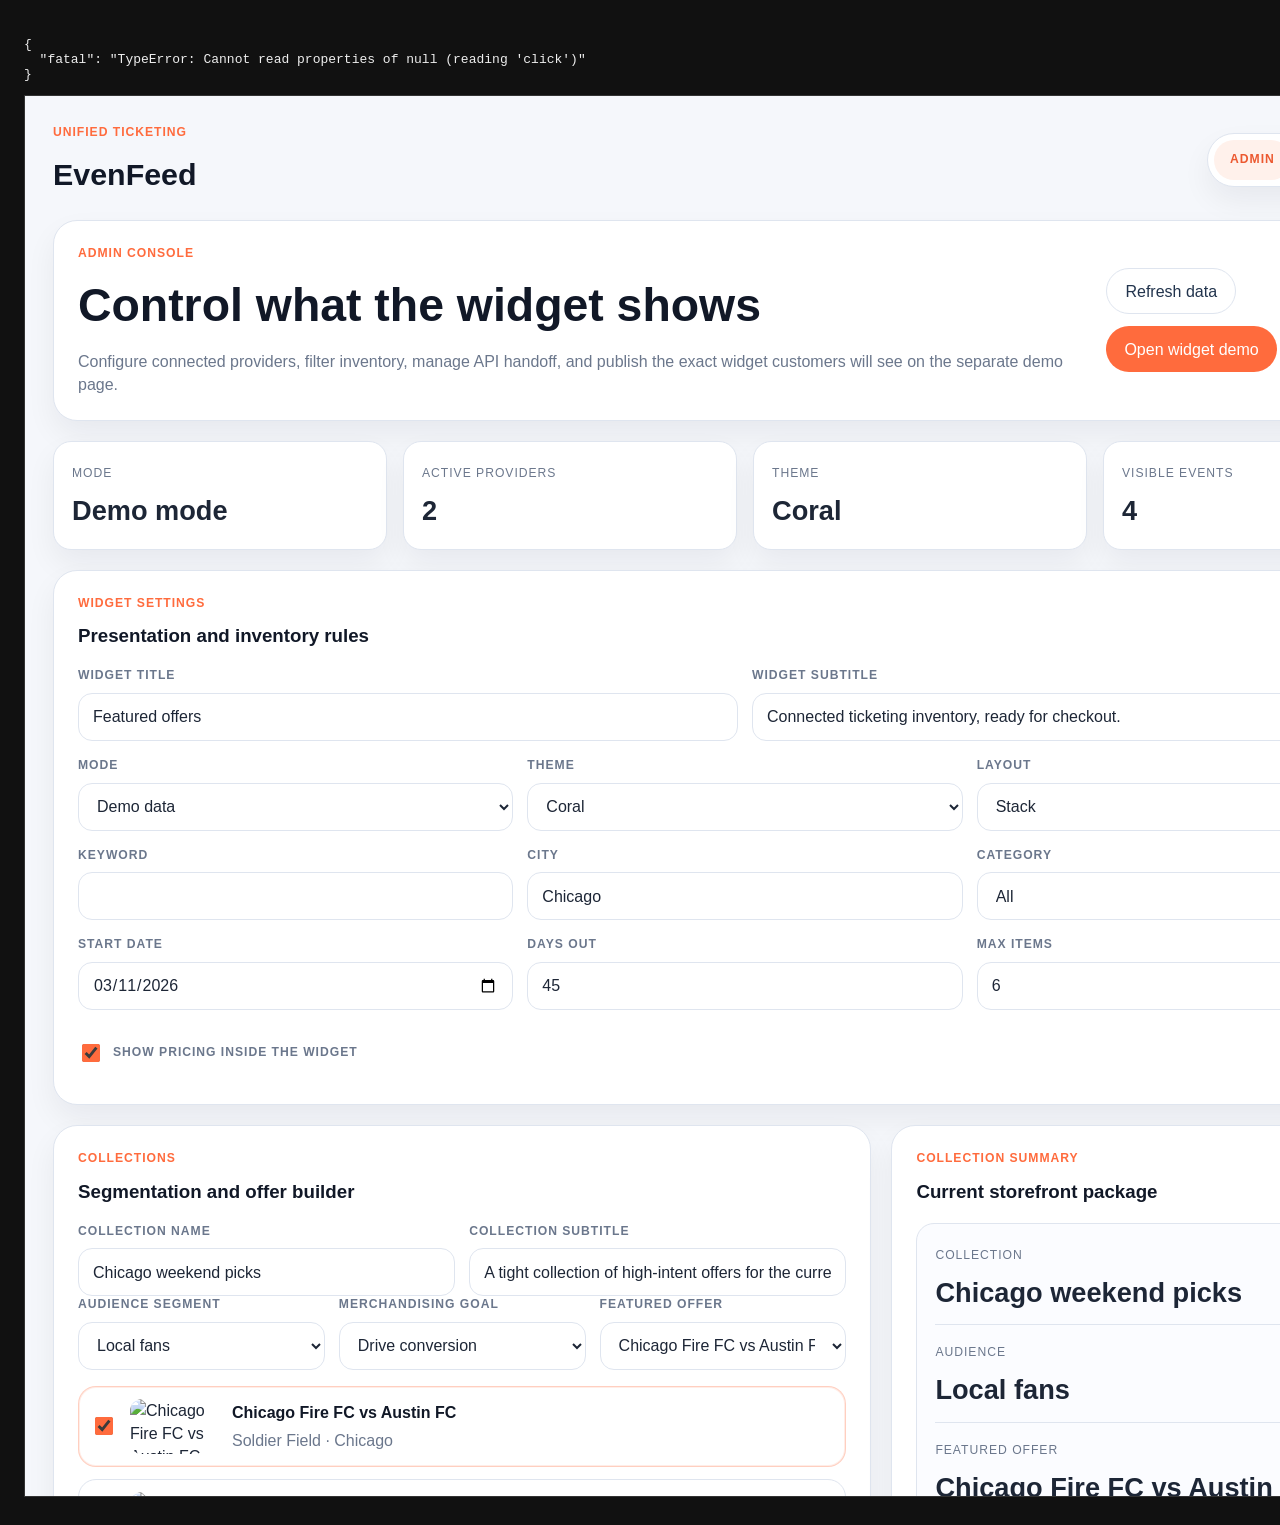
<file: interaction-test.html>
﻿<!DOCTYPE html>
<html lang="en">
<head>
  <meta charset="UTF-8">
  <title>LCARS Interaction Test</title>
  <style>
    body { font-family: Consolas, monospace; background: #111; color: #eee; padding: 16px; }
    iframe { width: 1440px; height: 1400px; border: 1px solid #333; }
  </style>
</head>
<body>
  <pre id="results">running...</pre>
  <iframe id="app" src="index.html"></iframe>
  <script>
    const wait = (ms) => new Promise((resolve) => setTimeout(resolve, ms));

    async function run() {
      const frame = document.getElementById('app');
      if (!(frame.contentDocument && frame.contentDocument.readyState === 'complete')) {
        await new Promise((resolve) => frame.addEventListener('load', resolve, { once: true }));
      }
      await wait(300);
      const doc = frame.contentDocument;
      const samples = [];
      const capture = (label) => {
        samples.push({
          label,
          firingCount: doc.querySelectorAll('.is-firing').length,
          switching: doc.getElementById('stage-display')?.classList.contains('is-switching'),
          activeStations: Array.from(doc.querySelectorAll('.station-button.is-active')).map((el) => el.textContent.trim()),
          lastCommand: doc.getElementById('last-command')?.textContent?.trim(),
        });
      };

      const scienceButton = doc.querySelector('.station-button[data-screen="science"]');
      scienceButton.click();
      capture('nav immediate');
      await wait(80);
      capture('nav 80ms');
      await wait(320);
      capture('nav settled');

      const sweepButton = doc.querySelector('.command-button[data-command="sensors.sweep"]');
      sweepButton.click();
      capture('command immediate');
      await wait(80);
      capture('command 80ms');
      await wait(500);
      capture('command settled');

      document.getElementById('results').textContent = JSON.stringify(samples, null, 2);
      document.title = 'LCARS Interaction Test Complete';
    }

    run().catch((error) => {
      document.getElementById('results').textContent = JSON.stringify({ fatal: String(error) }, null, 2);
      document.title = 'LCARS Interaction Test Failed';
    });
  </script>
</body>
</html>
</file>
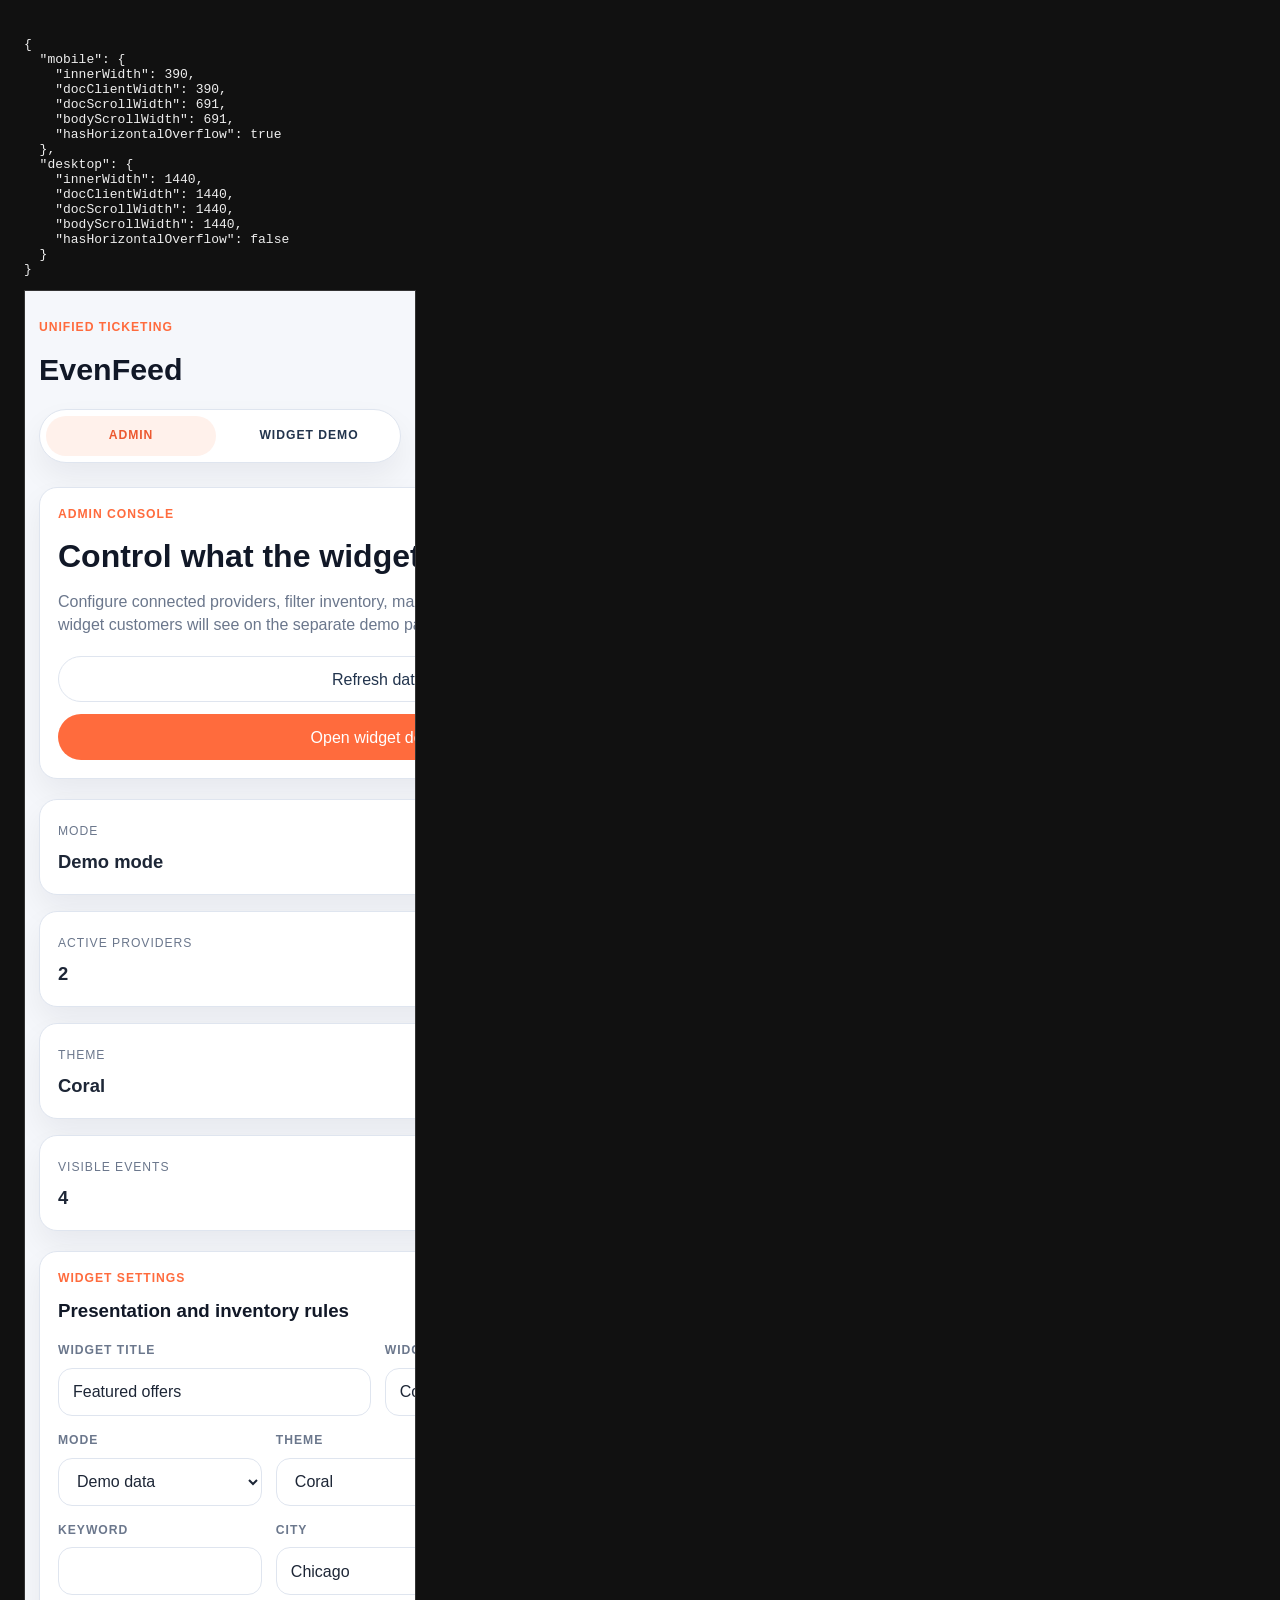
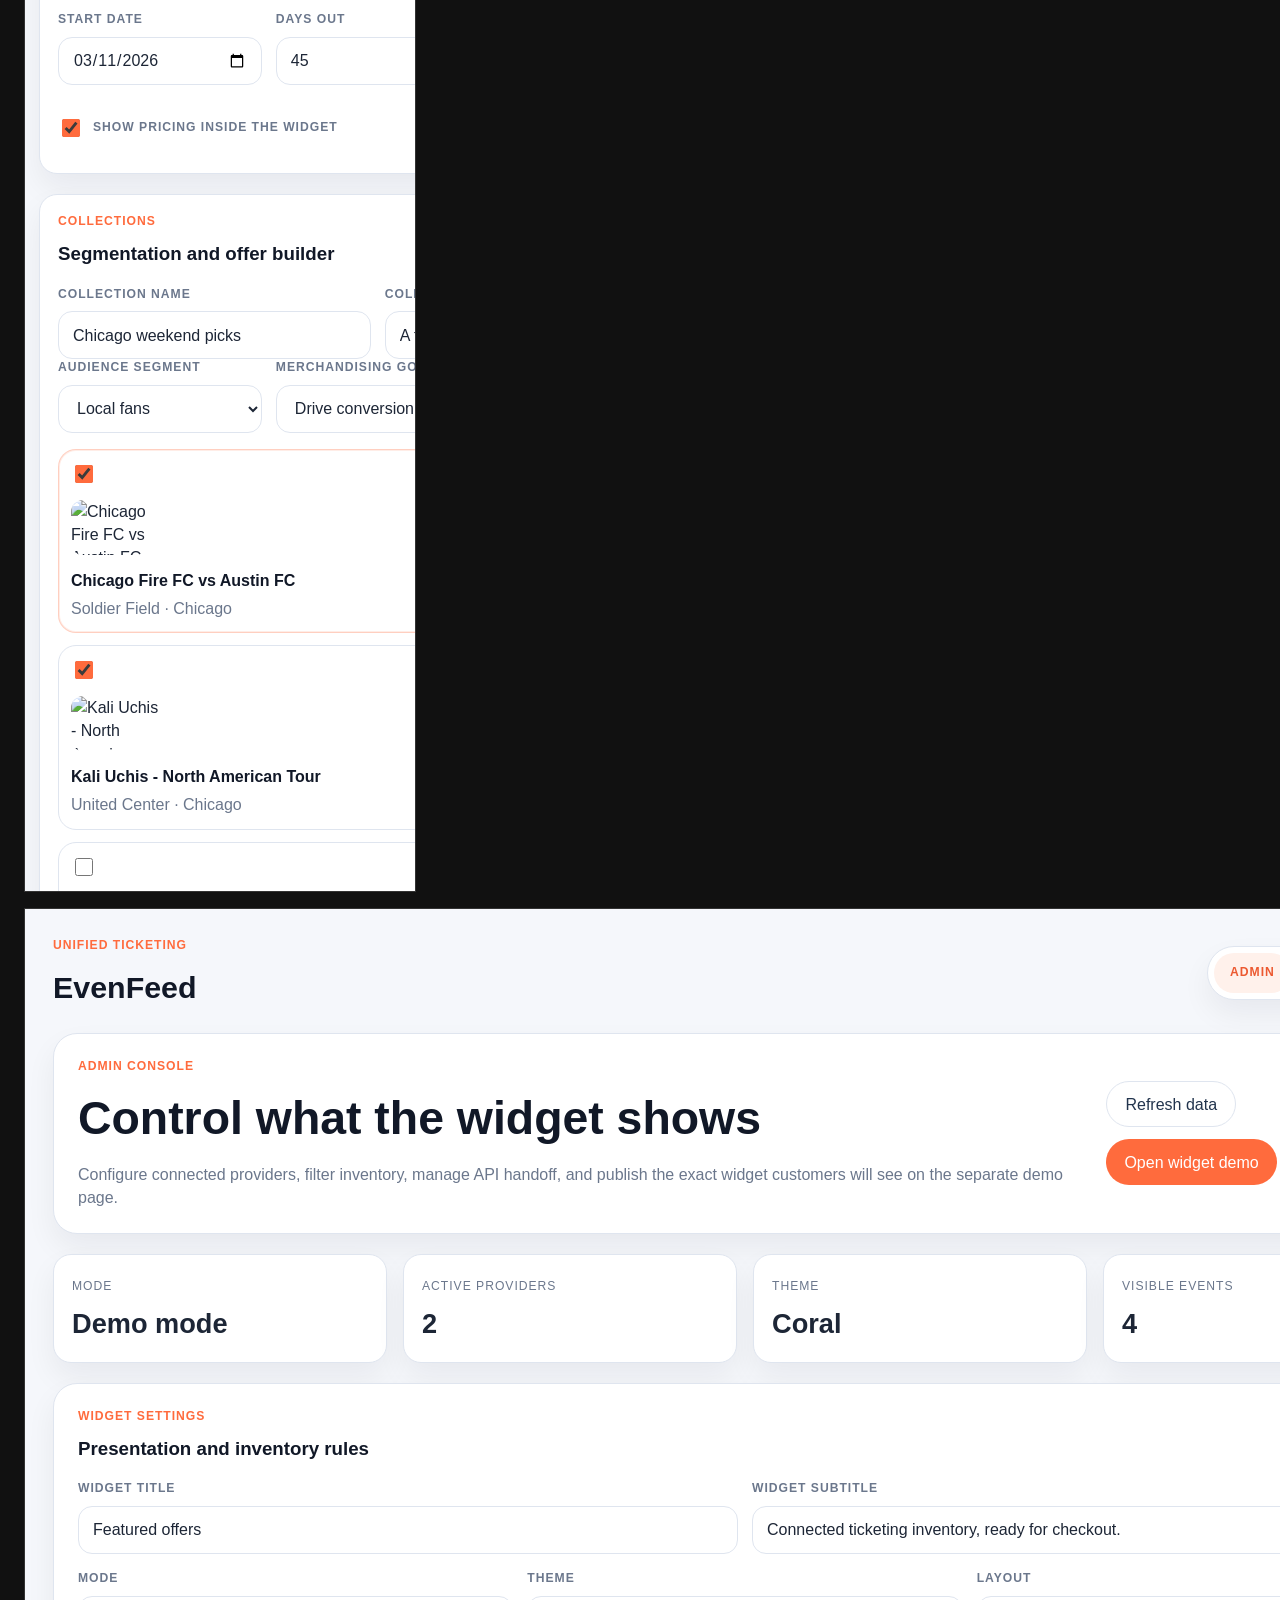
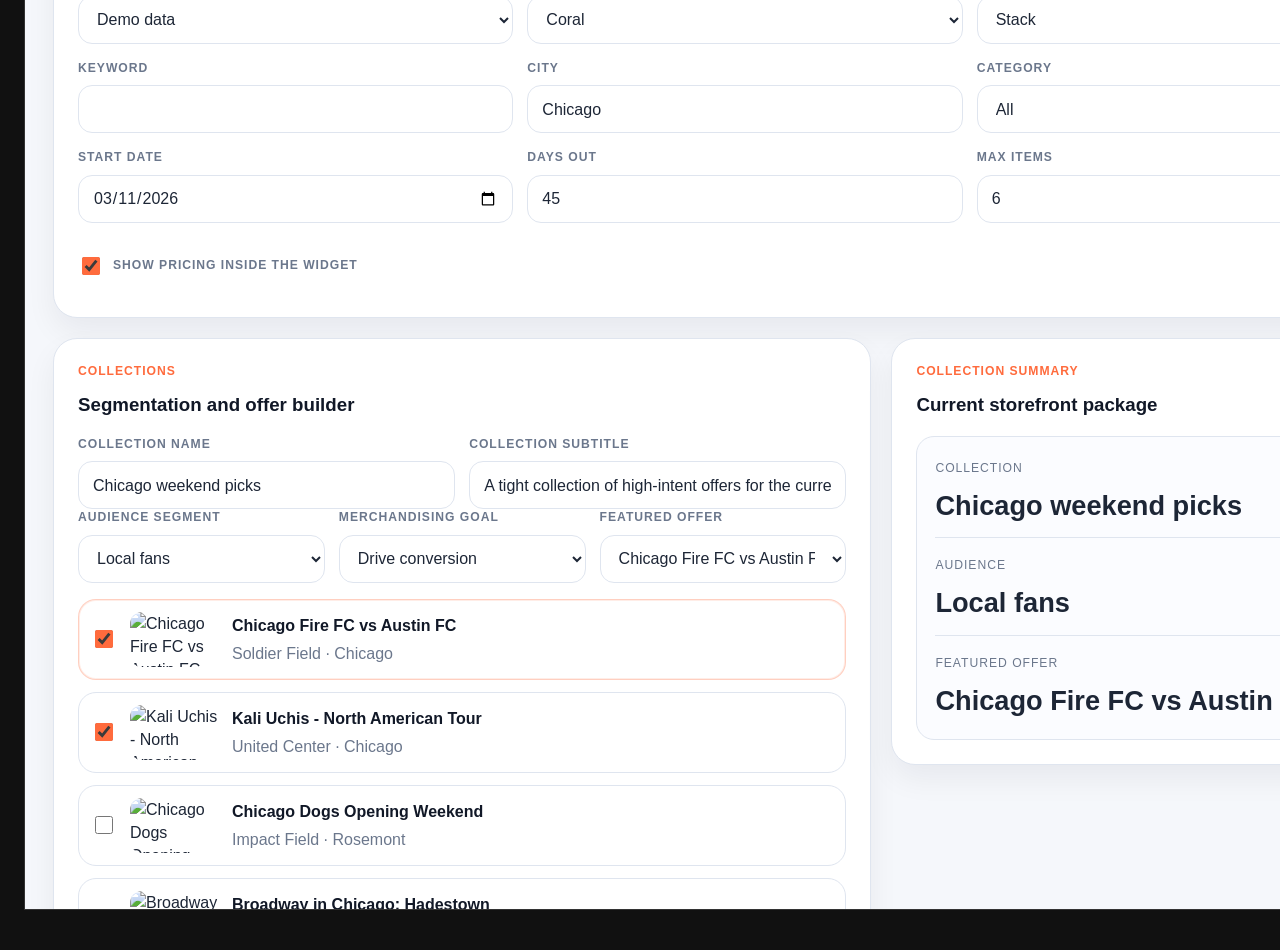
<file: responsive-test.html>
﻿<!DOCTYPE html>
<html lang="en">
<head>
  <meta charset="UTF-8">
  <title>LCARS Responsive Test</title>
  <style>
    body { font-family: Consolas, monospace; background: #111; color: #eee; padding: 16px; }
    iframe { border: 1px solid #333; display: block; margin-bottom: 16px; }
  </style>
</head>
<body>
  <pre id="results">running...</pre>
  <iframe id="mobile" src="index.html" style="width:390px;height:2200px"></iframe>
  <iframe id="desktop" src="index.html" style="width:1440px;height:1600px"></iframe>
  <script>
    const wait = (ms) => new Promise((resolve) => setTimeout(resolve, ms));

    async function waitForFrame(frame) {
      if (frame.contentDocument && frame.contentDocument.readyState === 'complete') {
        return;
      }
      await new Promise((resolve) => frame.addEventListener('load', resolve, { once: true }));
    }

    async function measureFrame(frame) {
      await waitForFrame(frame);
      await wait(300);
      const doc = frame.contentDocument;
      const win = frame.contentWindow;
      return {
        innerWidth: win.innerWidth,
        docClientWidth: doc.documentElement.clientWidth,
        docScrollWidth: doc.documentElement.scrollWidth,
        bodyScrollWidth: doc.body.scrollWidth,
        hasHorizontalOverflow: doc.documentElement.scrollWidth > doc.documentElement.clientWidth,
        stageWidth: doc.getElementById('stage-display')?.getBoundingClientRect().width,
        shellWidth: doc.querySelector('.lcars-shell')?.getBoundingClientRect().width,
      };
    }

    async function run() {
      const mobileFrame = document.getElementById('mobile');
      const desktopFrame = document.getElementById('desktop');
      const mobile = await measureFrame(mobileFrame);
      const desktop = await measureFrame(desktopFrame);
      document.getElementById('results').textContent = JSON.stringify({ mobile, desktop }, null, 2);
      document.title = 'LCARS Responsive Test Complete';
    }

    run().catch((error) => {
      document.getElementById('results').textContent = JSON.stringify({ fatal: String(error) }, null, 2);
      document.title = 'LCARS Responsive Test Failed';
    });
  </script>
</body>
</html>
</file>
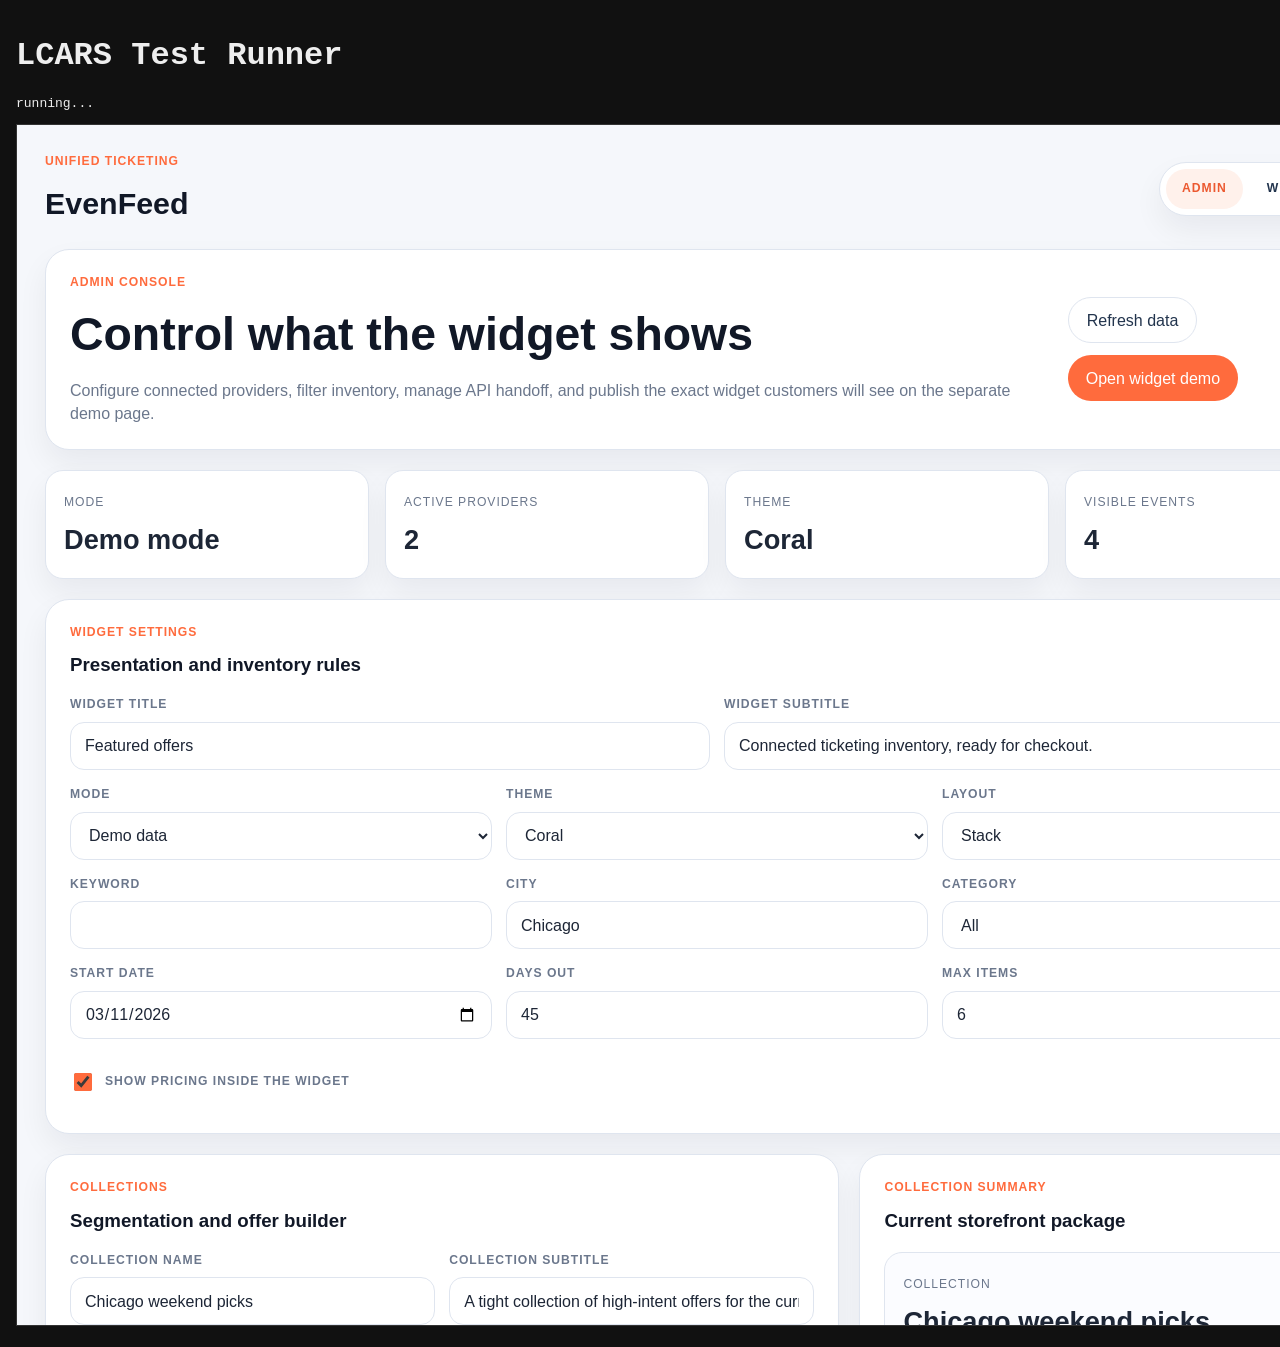
<file: test-runner.html>
﻿<!DOCTYPE html>
<html lang="en">
<head>
  <meta charset="UTF-8">
  <title>LCARS Test Runner</title>
  <style>
    body { font-family: Consolas, monospace; background: #111; color: #eee; margin: 0; padding: 16px; }
    iframe { width: 1400px; height: 1200px; border: 1px solid #333; background: white; }
    pre { white-space: pre-wrap; word-break: break-word; }
  </style>
</head>
<body>
  <h1>LCARS Test Runner</h1>
  <pre id="results">running...</pre>
  <iframe id="app" src="index.html"></iframe>
  <script>
    const wait = (ms) => new Promise((resolve) => setTimeout(resolve, ms));

    async function run() {
      const frame = document.getElementById('app');
      await new Promise((resolve) => frame.addEventListener('load', resolve, { once: true }));
      const doc = frame.contentDocument;
      const win = frame.contentWindow;
      const results = {
        initial: {},
        interactions: [],
        errors: [],
      };

      win.addEventListener('error', (event) => {
        results.errors.push(String(event.message || event.error || 'unknown error'));
      });

      const capture = (label) => {
        results.interactions.push({
          label,
          title: doc.getElementById('screen-title')?.textContent?.trim(),
          linkMode: doc.getElementById('link-mode')?.textContent?.trim(),
          lastCommand: doc.getElementById('last-command')?.textContent?.trim(),
          alertPhase: doc.getElementById('alert-phase')?.textContent?.trim(),
          activeStations: Array.from(doc.querySelectorAll('.station-button.is-active')).map((el) => el.textContent.trim()),
          firingCount: doc.querySelectorAll('.is-firing').length,
          switching: doc.getElementById('stage-display')?.classList.contains('is-switching'),
          logTop: doc.querySelector('#command-log li')?.textContent?.trim(),
        });
      };

      await wait(300);
      results.initial = {
        title: doc.getElementById('screen-title')?.textContent?.trim(),
        stationCount: doc.querySelectorAll('.station-button').length,
        commandCount: doc.querySelectorAll('.command-button[data-command]').length,
        systemCount: doc.querySelectorAll('.system-button').length,
      };
      capture('initial');

      doc.querySelector('.station-button[data-screen="science"]')?.click();
      await wait(700);
      capture('after science nav');

      doc.querySelector('.command-button[data-command="sensors.sweep"]')?.click();
      await wait(800);
      capture('after sensors command');

      doc.querySelector('.system-button[data-screen="ops"]')?.click();
      await wait(700);
      capture('after ops system nav');

      doc.getElementById('mode-toggle')?.click();
      await wait(250);
      capture('after mode toggle');

      const resultsEl = document.getElementById('results');
      resultsEl.textContent = JSON.stringify(results, null, 2);
      document.title = 'LCARS Test Runner Complete';
    }

    run().catch((error) => {
      document.getElementById('results').textContent = JSON.stringify({ fatal: String(error) }, null, 2);
      document.title = 'LCARS Test Runner Failed';
    });
  </script>
</body>
</html>
</file>
